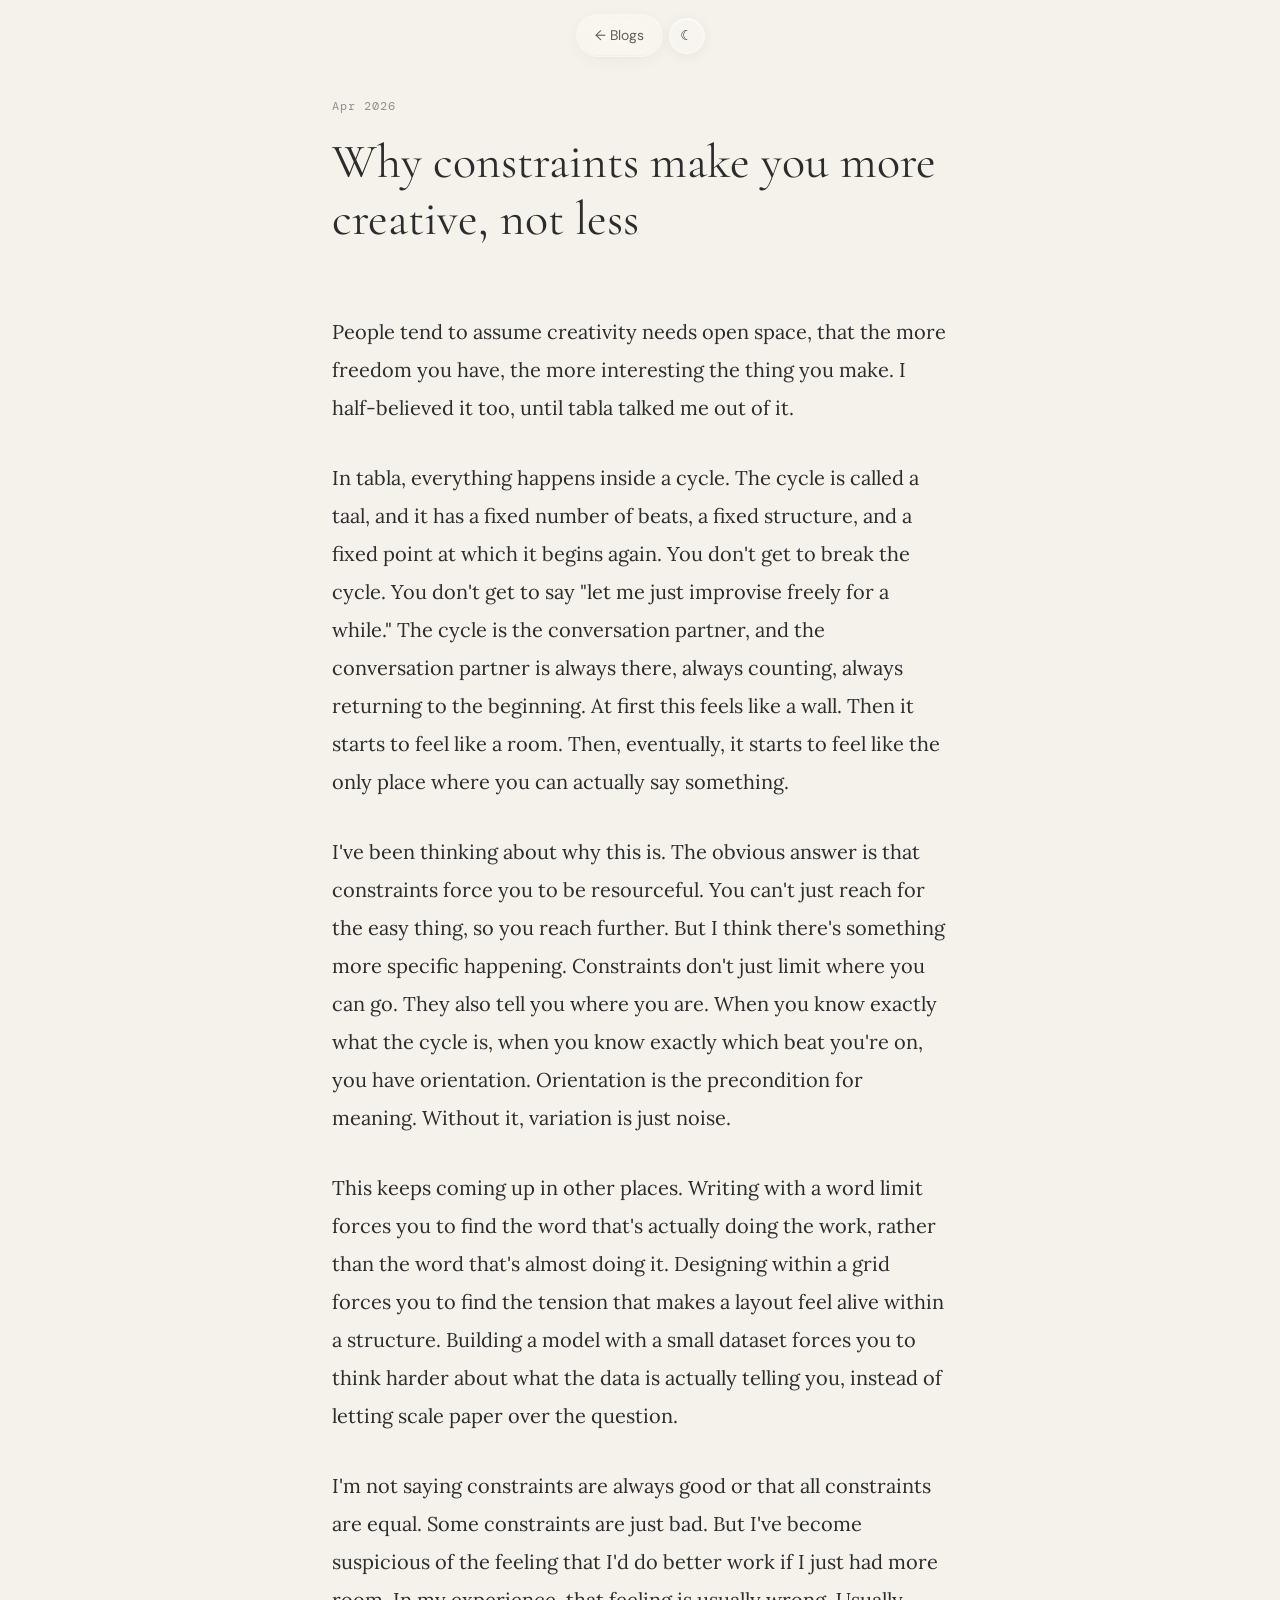
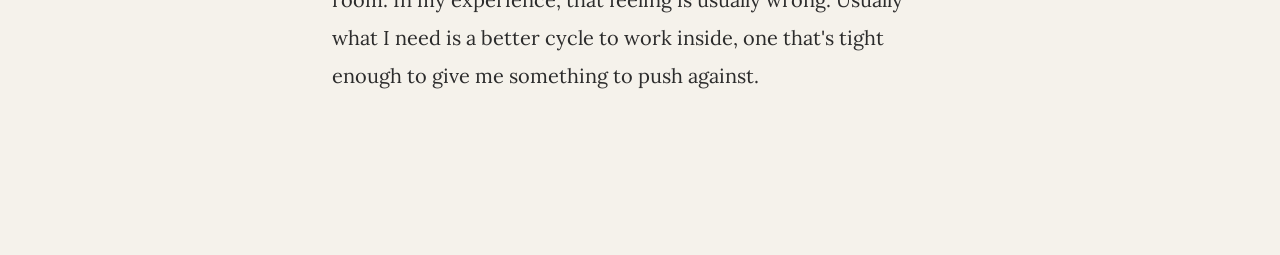
<file: notes/constraints.html>
<!DOCTYPE html>
<html lang="en">
<head>
  <meta charset="UTF-8" />
  <meta name="viewport" content="width=device-width, initial-scale=1.0" />
  <title>Why constraints make you more creative, not less · Ayush Kapileshwar</title>
  <meta name="description" content="A reflection on how constraints sharpen creative thinking." />

  <link rel="preconnect" href="https://fonts.googleapis.com" />
  <link rel="preconnect" href="https://fonts.gstatic.com" crossorigin />
  <link href="https://fonts.googleapis.com/css2?family=Cormorant+Garamond:ital,wght@0,300;0,400;1,300;1,400&family=DM+Mono:wght@400&family=DM+Sans:wght@400;500&family=Lora:ital,wght@0,400;1,400&display=swap" rel="stylesheet" />

  <link rel="stylesheet" href="../css/variables.css" />
  <link rel="stylesheet" href="../css/reset.css" />
  <link rel="stylesheet" href="../css/base.css" />
  <link rel="stylesheet" href="../css/components.css" />
  <link rel="stylesheet" href="../css/animations.css" />

  <script>
    (function () {
      var stored = localStorage.getItem('portfolio-theme');
      var theme = stored === 'dark' || stored === 'light'
        ? stored
        : (window.matchMedia && window.matchMedia('(prefers-color-scheme: dark)').matches ? 'dark' : 'light');
      document.documentElement.classList.add(theme);
    }());
  </script>
</head>
<body>

  <nav class="reading-nav" aria-label="Back to site">
    <a class="back-link" href="../index.html#notes">← Blogs</a>
    <button class="nav-theme-toggle" type="button" aria-label="Toggle dark mode">☾</button>
  </nav>

  <main class="reading-container">
    <div class="reading-meta">Apr 2026</div>
    <h1 class="reading-title">Why constraints make you more creative, not less</h1>

    <div class="reading-body">
      <p>People tend to assume creativity needs open space, that the more freedom you have, the more interesting the thing you make. I half-believed it too, until tabla talked me out of it.</p>

      <p>In tabla, everything happens inside a cycle. The cycle is called a taal, and it has a fixed number of beats, a fixed structure, and a fixed point at which it begins again. You don't get to break the cycle. You don't get to say "let me just improvise freely for a while." The cycle is the conversation partner, and the conversation partner is always there, always counting, always returning to the beginning. At first this feels like a wall. Then it starts to feel like a room. Then, eventually, it starts to feel like the only place where you can actually say something.</p>

      <p>I've been thinking about why this is. The obvious answer is that constraints force you to be resourceful. You can't just reach for the easy thing, so you reach further. But I think there's something more specific happening. Constraints don't just limit where you can go. They also tell you where you are. When you know exactly what the cycle is, when you know exactly which beat you're on, you have orientation. Orientation is the precondition for meaning. Without it, variation is just noise.</p>

      <p>This keeps coming up in other places. Writing with a word limit forces you to find the word that's actually doing the work, rather than the word that's almost doing it. Designing within a grid forces you to find the tension that makes a layout feel alive within a structure. Building a model with a small dataset forces you to think harder about what the data is actually telling you, instead of letting scale paper over the question.</p>

      <p>I'm not saying constraints are always good or that all constraints are equal. Some constraints are just bad. But I've become suspicious of the feeling that I'd do better work if I just had more room. In my experience, that feeling is usually wrong. Usually what I need is a better cycle to work inside, one that's tight enough to give me something to push against.</p>
    </div>
  </main>

  <script src="../js/theme.js" defer></script>

</body>
</html>
</file>
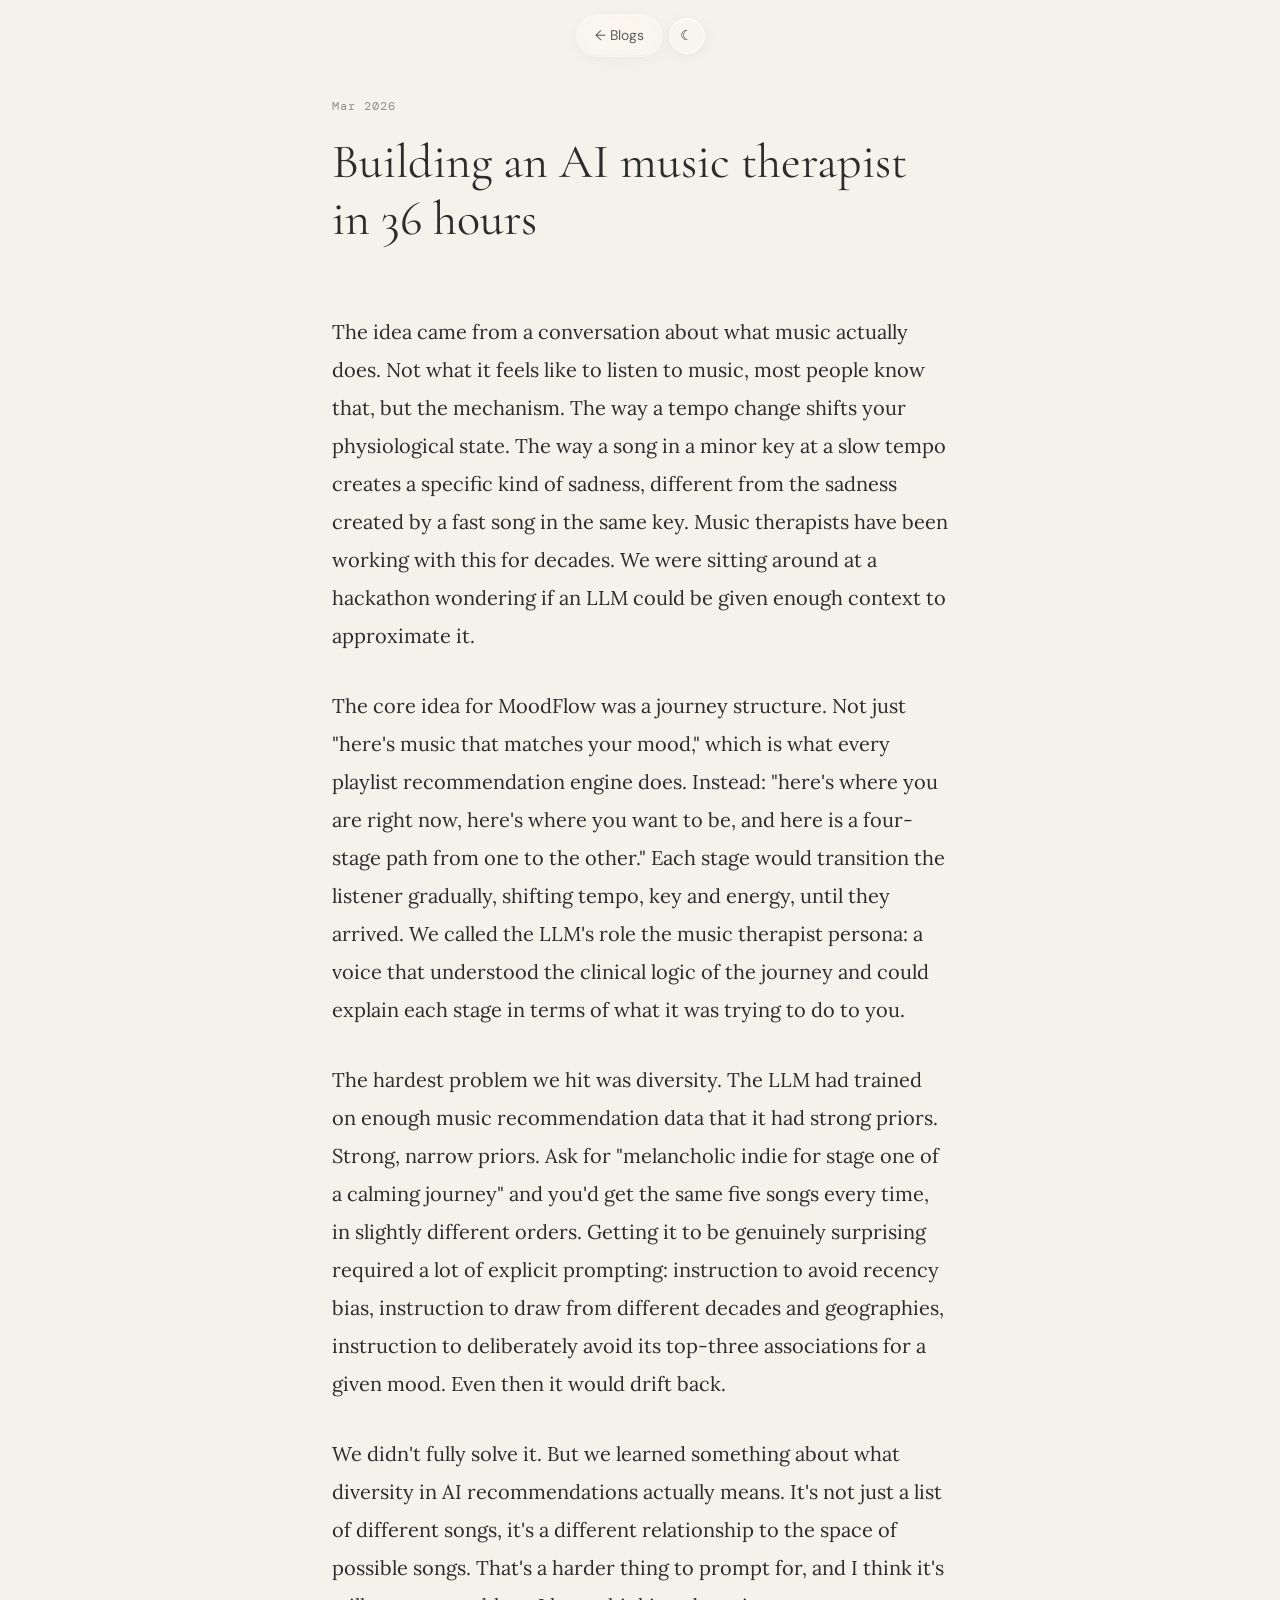
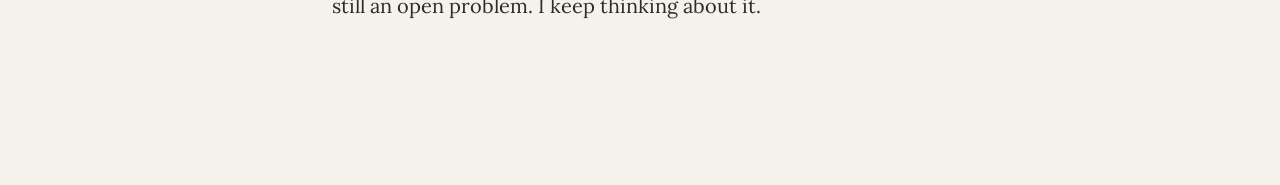
<file: notes/moodflow.html>
<!DOCTYPE html>
<html lang="en">
<head>
  <meta charset="UTF-8" />
  <meta name="viewport" content="width=device-width, initial-scale=1.0" />
  <title>Building an AI music therapist in 36 hours · Ayush Kapileshwar</title>
  <meta name="description" content="Notes from building MoodFlow at a hackathon." />

  <link rel="preconnect" href="https://fonts.googleapis.com" />
  <link rel="preconnect" href="https://fonts.gstatic.com" crossorigin />
  <link href="https://fonts.googleapis.com/css2?family=Cormorant+Garamond:ital,wght@0,300;0,400;1,300;1,400&family=DM+Mono:wght@400&family=DM+Sans:wght@400;500&family=Lora:ital,wght@0,400;1,400&display=swap" rel="stylesheet" />

  <link rel="stylesheet" href="../css/variables.css" />
  <link rel="stylesheet" href="../css/reset.css" />
  <link rel="stylesheet" href="../css/base.css" />
  <link rel="stylesheet" href="../css/components.css" />
  <link rel="stylesheet" href="../css/animations.css" />

  <script>
    (function () {
      var stored = localStorage.getItem('portfolio-theme');
      var theme = stored === 'dark' || stored === 'light'
        ? stored
        : (window.matchMedia && window.matchMedia('(prefers-color-scheme: dark)').matches ? 'dark' : 'light');
      document.documentElement.classList.add(theme);
    }());
  </script>
</head>
<body>

  <nav class="reading-nav" aria-label="Back to site">
    <a class="back-link" href="../index.html#notes">← Blogs</a>
    <button class="nav-theme-toggle" type="button" aria-label="Toggle dark mode">☾</button>
  </nav>

  <main class="reading-container">
    <div class="reading-meta">Mar 2026</div>
    <h1 class="reading-title">Building an AI music therapist in 36 hours</h1>

    <div class="reading-body">
      <p>The idea came from a conversation about what music actually does. Not what it feels like to listen to music, most people know that, but the mechanism. The way a tempo change shifts your physiological state. The way a song in a minor key at a slow tempo creates a specific kind of sadness, different from the sadness created by a fast song in the same key. Music therapists have been working with this for decades. We were sitting around at a hackathon wondering if an LLM could be given enough context to approximate it.</p>

      <p>The core idea for MoodFlow was a journey structure. Not just "here's music that matches your mood," which is what every playlist recommendation engine does. Instead: "here's where you are right now, here's where you want to be, and here is a four-stage path from one to the other." Each stage would transition the listener gradually, shifting tempo, key and energy, until they arrived. We called the LLM's role the music therapist persona: a voice that understood the clinical logic of the journey and could explain each stage in terms of what it was trying to do to you.</p>

      <p>The hardest problem we hit was diversity. The LLM had trained on enough music recommendation data that it had strong priors. Strong, narrow priors. Ask for "melancholic indie for stage one of a calming journey" and you'd get the same five songs every time, in slightly different orders. Getting it to be genuinely surprising required a lot of explicit prompting: instruction to avoid recency bias, instruction to draw from different decades and geographies, instruction to deliberately avoid its top-three associations for a given mood. Even then it would drift back.</p>

      <p>We didn't fully solve it. But we learned something about what diversity in AI recommendations actually means. It's not just a list of different songs, it's a different relationship to the space of possible songs. That's a harder thing to prompt for, and I think it's still an open problem. I keep thinking about it.</p>
    </div>
  </main>

  <script src="../js/theme.js" defer></script>

</body>
</html>
</file>
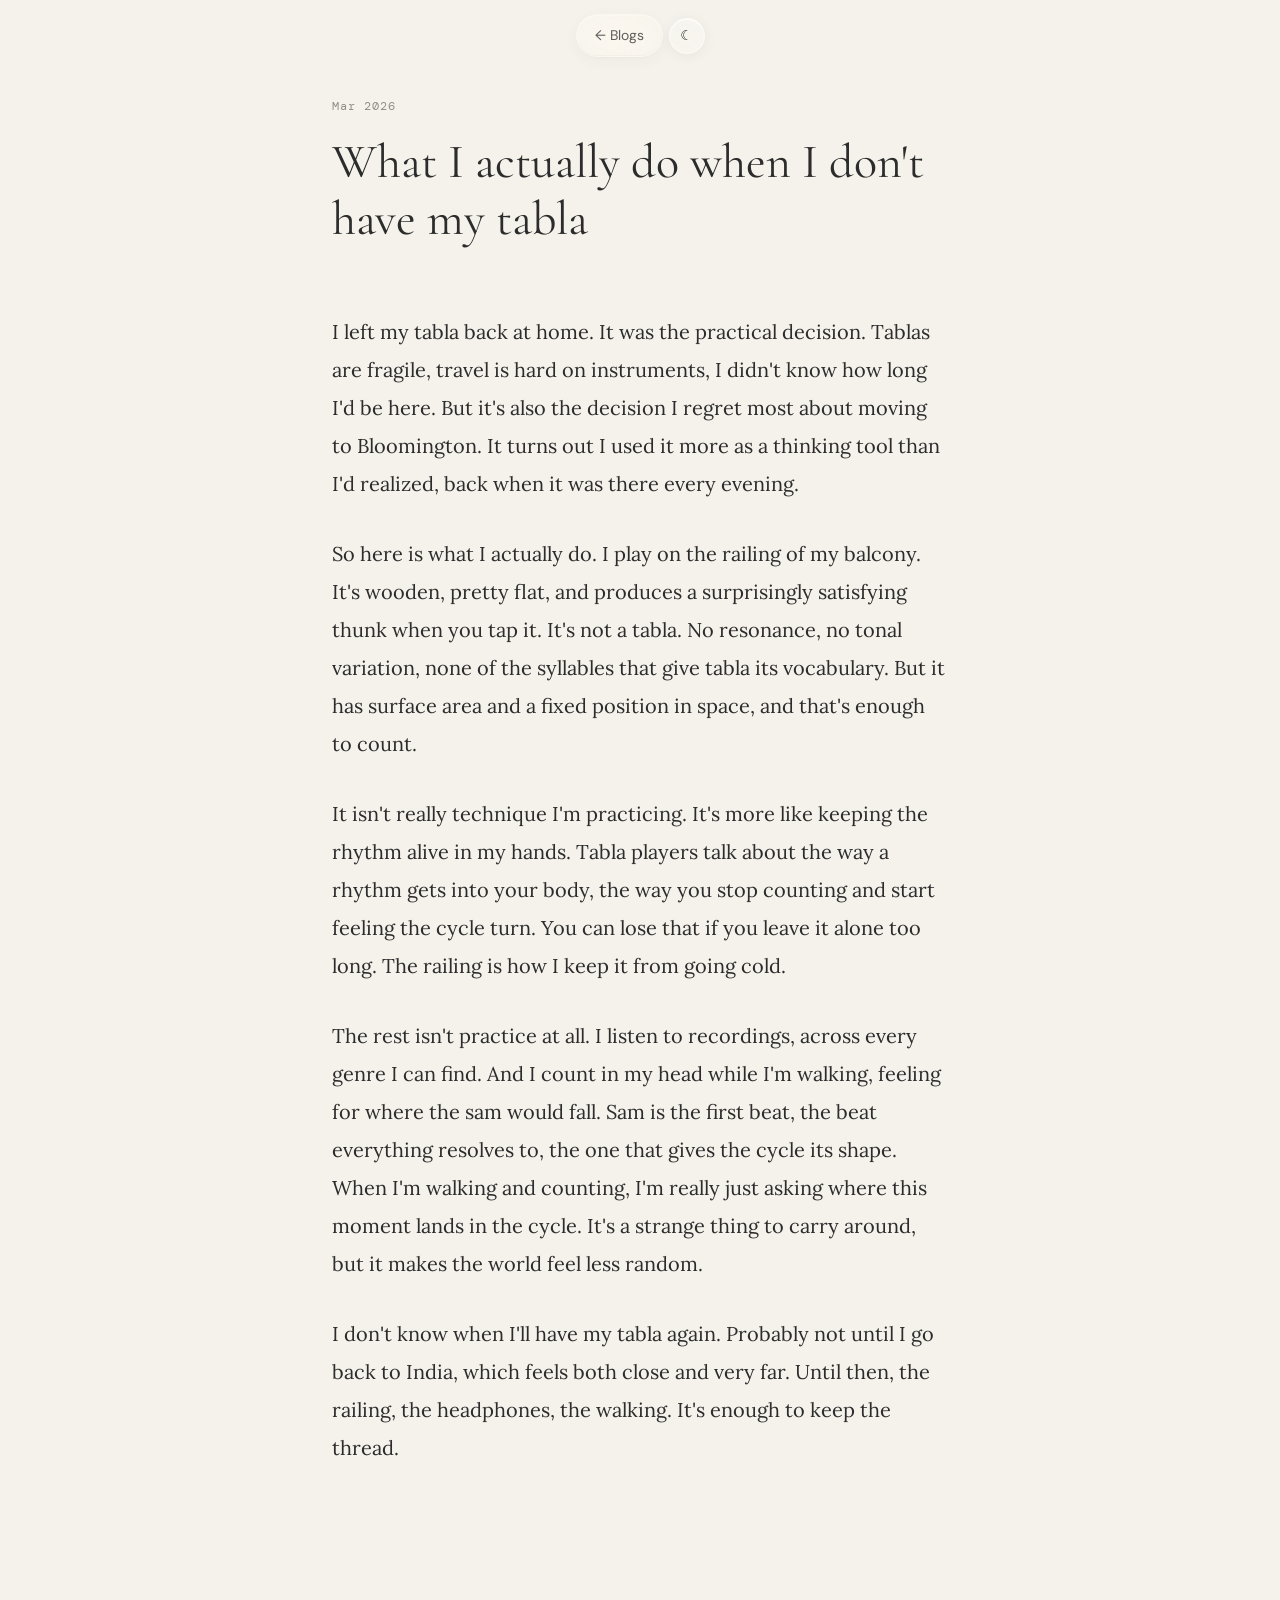
<file: notes/tabla.html>
<!DOCTYPE html>
<html lang="en">
<head>
  <meta charset="UTF-8" />
  <meta name="viewport" content="width=device-width, initial-scale=1.0" />
  <title>What I actually do when I don't have my tabla · Ayush Kapileshwar</title>
  <meta name="description" content="On keeping rhythm without an instrument." />

  <link rel="preconnect" href="https://fonts.googleapis.com" />
  <link rel="preconnect" href="https://fonts.gstatic.com" crossorigin />
  <link href="https://fonts.googleapis.com/css2?family=Cormorant+Garamond:ital,wght@0,300;0,400;1,300;1,400&family=DM+Mono:wght@400&family=DM+Sans:wght@400;500&family=Lora:ital,wght@0,400;1,400&display=swap" rel="stylesheet" />

  <link rel="stylesheet" href="../css/variables.css" />
  <link rel="stylesheet" href="../css/reset.css" />
  <link rel="stylesheet" href="../css/base.css" />
  <link rel="stylesheet" href="../css/components.css" />
  <link rel="stylesheet" href="../css/animations.css" />

  <script>
    (function () {
      var stored = localStorage.getItem('portfolio-theme');
      var theme = stored === 'dark' || stored === 'light'
        ? stored
        : (window.matchMedia && window.matchMedia('(prefers-color-scheme: dark)').matches ? 'dark' : 'light');
      document.documentElement.classList.add(theme);
    }());
  </script>
</head>
<body>

  <nav class="reading-nav" aria-label="Back to site">
    <a class="back-link" href="../index.html#notes">← Blogs</a>
    <button class="nav-theme-toggle" type="button" aria-label="Toggle dark mode">☾</button>
  </nav>

  <main class="reading-container">
    <div class="reading-meta">Mar 2026</div>
    <h1 class="reading-title">What I actually do when I don't have my tabla</h1>

    <div class="reading-body">
      <p>I left my tabla back at home. It was the practical decision. Tablas are fragile, travel is hard on instruments, I didn't know how long I'd be here. But it's also the decision I regret most about moving to Bloomington. It turns out I used it more as a thinking tool than I'd realized, back when it was there every evening.</p>

      <p>So here is what I actually do. I play on the railing of my balcony. It's wooden, pretty flat, and produces a surprisingly satisfying thunk when you tap it. It's not a tabla. No resonance, no tonal variation, none of the syllables that give tabla its vocabulary. But it has surface area and a fixed position in space, and that's enough to count.</p>

      <p>It isn't really technique I'm practicing. It's more like keeping the rhythm alive in my hands. Tabla players talk about the way a rhythm gets into your body, the way you stop counting and start feeling the cycle turn. You can lose that if you leave it alone too long. The railing is how I keep it from going cold.</p>

      <p>The rest isn't practice at all. I listen to recordings, across every genre I can find. And I count in my head while I'm walking, feeling for where the sam would fall. Sam is the first beat, the beat everything resolves to, the one that gives the cycle its shape. When I'm walking and counting, I'm really just asking where this moment lands in the cycle. It's a strange thing to carry around, but it makes the world feel less random.</p>

      <p>I don't know when I'll have my tabla again. Probably not until I go back to India, which feels both close and very far. Until then, the railing, the headphones, the walking. It's enough to keep the thread.</p>
    </div>
  </main>

  <script src="../js/theme.js" defer></script>

</body>
</html>
</file>
<file: css/variables.css>
/* ============================================================
   VARIABLES — Color tokens, typography, spacing
   ============================================================ */

/* Light Mode (default) */
html,
html.light {
  --color-bg: #F5F2EB;
  --color-text: #2C2C2C;
  --color-purple: #7C3AED;
  --color-accent: #F97316;
  --color-teal: #0D9488;
  --color-rose: #E11D48;
  --color-sky: #0EA5E9;
  --color-border: #D2CCC2;
  --color-bg-nav: rgba(245, 242, 235, 0.85);
  --color-bg-raw: 245, 242, 235;
  --color-text-raw: 44, 44, 44;

  /* Frosted-glass surfaces (cards, list rows).
     Light mode needs a dark hairline — a white border on cream is invisible. */
  --glass-bg: linear-gradient(135deg, rgba(255, 255, 255, 0.58) 0%, rgba(255, 255, 255, 0.28) 100%);
  --glass-bg-hover: linear-gradient(135deg, rgba(255, 255, 255, 0.80) 0%, rgba(255, 255, 255, 0.45) 100%);
  --glass-border: rgba(44, 44, 44, 0.10);
  --glass-border-hover: rgba(44, 44, 44, 0.18);
  --glass-shadow: 0 2px 12px rgba(0, 0, 0, 0.05);
  --glass-shadow-hover: 0 6px 24px rgba(0, 0, 0, 0.09);

  /* Carousel controls — must read against both the page and a photo */
  --dot: rgba(44, 44, 44, 0.28);
  --dot-active: rgba(44, 44, 44, 0.78);
}

/* Dark Mode */
html.dark {
  --color-bg: #141616;
  --color-text: #E8E4DC;
  --color-purple: #A78BFA;
  --color-accent: #FACC15;
  --color-teal: #2DD4BF;
  --color-rose: #FB7185;
  --color-sky: #38BDF8;
  --color-border: #313434;
  --color-bg-nav: rgba(20, 22, 22, 0.85);
  --color-bg-raw: 20, 22, 22;
  --color-text-raw: 232, 228, 220;

  --glass-bg: linear-gradient(135deg, rgba(255, 255, 255, 0.05) 0%, rgba(255, 255, 255, 0.015) 100%);
  --glass-bg-hover: linear-gradient(135deg, rgba(255, 255, 255, 0.085) 0%, rgba(255, 255, 255, 0.03) 100%);
  --glass-border: rgba(255, 255, 255, 0.09);
  --glass-border-hover: rgba(255, 255, 255, 0.16);
  --glass-shadow: 0 4px 20px rgba(0, 0, 0, 0.20);
  --glass-shadow-hover: 0 6px 28px rgba(0, 0, 0, 0.30);

  --dot: rgba(232, 228, 220, 0.30);
  --dot-active: rgba(232, 228, 220, 0.85);
}

/* Typography tokens */
:root {
  --font-display: 'Cormorant Garamond', Georgia, serif;
  --font-body: 'DM Sans', system-ui, sans-serif;
  --font-caption: 'Lora', Georgia, serif;
  --font-mono: 'DM Mono', 'Courier New', monospace;

  /* Layout grid — every section shares one outer measure so headings and
     content keep the same left edge all the way down the page. Prose is
     capped narrower *inside* that shell rather than given its own width. */
  --measure: 1040px;      /* section shell: headings, cards, chip grids */
  --measure-prose: 720px; /* reading column inside the shell */
  --gutter: 32px;

  /* Spacing — 8-point grid */
  --space-xs: 8px;
  --space-sm: 16px;
  --space-md: 32px;
  --space-lg: 64px;
  --space-xl: 128px;

  /* Transitions */
  --transition-theme: background-color 0.4s ease, color 0.4s ease;
  --transition-fast: 0.2s ease;
  --transition-reveal: 0.6s ease;
}
</file>
<file: css/base.css>
/* ============================================================
   BASE — Global typography and body styles
   ============================================================ */

*,
*::before,
*::after {
  -webkit-font-smoothing: antialiased;
  -moz-osx-font-smoothing: grayscale;
}

/* Dark mode: reinforce smoothing + stabilise thin display strokes */
html.dark body {
  -webkit-font-smoothing: antialiased;
  -moz-osx-font-smoothing: grayscale;
  text-rendering: optimizeLegibility;
}

html.dark .section-heading,
html.dark .landing-name,
html.dark .pillar-title,
html.dark .reading-title,
html.dark .contact-quote {
  font-weight: 400;
  letter-spacing: 0.01em;
}

body {
  font-family: var(--font-body);
  font-size: 18px;
  font-weight: 400;
  line-height: 1.8;
  background-color: var(--color-bg);
  color: var(--color-text);
  transition: var(--transition-theme);
}

/* Headings */
h1,
h2,
h3 {
  font-family: var(--font-display);
  line-height: 1.2;
  font-weight: 400;
}

/* Section headings */
.section-heading {
  font-family: var(--font-display);
  /* Fluid so headings stay proportionate between phone and large desktop */
  font-size: clamp(32px, 3.6vw, 50px);
  font-weight: 400;
  line-height: 1.15;
  letter-spacing: -0.005em;
  color: var(--color-text);
}

/* Section number */
.section-number {
  font-family: var(--font-mono);
  font-size: 13px;
  font-weight: 400;
  color: var(--color-purple);
  letter-spacing: 0.08em;
  text-transform: uppercase;
}

/* Body text */
p {
  font-family: var(--font-body);
  font-size: 18px;
  font-weight: 400;
  line-height: 1.8;
  color: var(--color-text);
}

/* Captions */
.caption {
  font-family: var(--font-caption);
  font-style: italic;
  font-size: 14px;
  line-height: 1.6;
  color: var(--color-text);
  opacity: 0.7;
}

/* Tags / labels */
.tag,
.tags {
  font-family: var(--font-mono);
  font-size: 12px;
  font-weight: 400;
  letter-spacing: 0.1em;
  color: var(--color-text);
}

/* Content container — shares the page measure so its heading lines up with
   every other section; the prose inside is capped narrower for readability. */
.content-col {
  max-width: var(--measure);
  width: 100%;
  margin: 0 auto;
}

.content-col .about-text {
  max-width: var(--measure-prose);
}

/* Cursor pointer for all interactive elements */
button,
a,
[role="button"] {
  cursor: pointer;
}

/* Focus visible styles */
:focus-visible {
  outline: 2px solid var(--color-purple);
  outline-offset: 2px;
}

/* Mobile typography reductions */
@media (max-width: 767px) {
  body {
    font-size: 16px;
  }

  p {
    font-size: 16px;
  }
}
</file>
<file: css/components.css>
/* ============================================================
   COMPONENTS — Nav, toggle, cards, notes list
   ============================================================ */
 
/* ── Sticky Navigation — Separate Floating Glass Pills ── */
#sticky-nav {
  position: fixed;
  top: 14px;
  left: 0;
  right: 0;
  z-index: 100;
  display: flex;
  align-items: center;
  justify-content: center;
  gap: 6px;
  padding: 0 24px;
  height: auto;
 
  background: none;
  border: none;
  box-shadow: none;
 
  opacity: 0;
  pointer-events: none;
  transition: opacity 0.5s cubic-bezier(0.4, 0, 0.2, 1);
}
 
#sticky-nav.visible {
  opacity: 1;
  pointer-events: all;
}

/* ═══════════════════════════════════════════════════
   HOME / NAME PILL
   ═══════════════════════════════════════════════════ */
.nav-name {
  font-family: var(--font-display);
  font-size: 20px;
  font-weight: 400;
  color: var(--color-text);
  text-decoration: none;
  letter-spacing: 0.01em;
  display: flex;
  align-items: center;
  justify-content: center;
  position: relative;
  padding: 8px 14px;
  border-radius: 980px;
  margin-right: 4px;

  /* Light-mode frosted glass */
  background: rgba(255, 255, 255, 0.22);
  backdrop-filter: blur(48px) saturate(2.2) brightness(1.06);
  -webkit-backdrop-filter: blur(48px) saturate(2.2) brightness(1.06);
  border: 1px solid rgba(255, 255, 255, 0.45);
  box-shadow:
    0 2px 16px rgba(0, 0, 0, 0.07),
    0 1px 3px rgba(0, 0, 0, 0.04),
    inset 0 1px 0 rgba(255, 255, 255, 0.70),
    inset 0 -1px 0 rgba(255, 255, 255, 0.12);
  transition: transform 0.3s cubic-bezier(0.4, 0, 0.2, 1), box-shadow 0.3s ease;
}

.nav-name::before {
  content: '';
  position: absolute;
  inset: 0;
  border-radius: 980px;
  background: linear-gradient(170deg, rgba(255,255,255,0.55) 0%, rgba(255,255,255,0.10) 40%, transparent 70%);
  pointer-events: none;
}

.nav-name:hover {
  transform: scale(1.07) translateY(-1px);
  box-shadow:
    0 8px 32px rgba(0, 0, 0, 0.14),
    0 2px 8px rgba(0, 0, 0, 0.08),
    inset 0 1.5px 0 rgba(255, 255, 255, 0.90),
    inset 0 -1px 0 rgba(255, 255, 255, 0.25);
}

/* ── Dark mode ── */
html.dark .nav-name {
  background: rgba(255, 255, 255, 0.07);
  border-color: rgba(255, 255, 255, 0.14);
  box-shadow:
    0 4px 24px rgba(0, 0, 0, 0.40),
    0 1px 4px rgba(0, 0, 0, 0.25),
    inset 0 1px 0 rgba(255, 255, 255, 0.18),
    inset 0 -1px 0 rgba(0, 0, 0, 0.10);
  backdrop-filter: blur(48px) saturate(1.8) brightness(1.04);
  -webkit-backdrop-filter: blur(48px) saturate(1.8) brightness(1.04);
}

html.dark .nav-name::before {
  background: linear-gradient(170deg, rgba(255,255,255,0.12) 0%, rgba(255,255,255,0.02) 45%, transparent 70%);
}

html.dark .nav-name:hover {
  background: rgba(255, 255, 255, 0.11);
  border-color: rgba(255, 255, 255, 0.22);
  box-shadow:
    0 8px 36px rgba(0, 0, 0, 0.48),
    0 2px 8px rgba(0, 0, 0, 0.28),
    inset 0 1px 0 rgba(255, 255, 255, 0.26),
    inset 0 -1px 0 rgba(0, 0, 0, 0.12);
}

.nav-home-icon {
  display: block;
  width: 18px;
  height: 18px;
  color: var(--color-text);
  opacity: 0.7;
  transition: opacity var(--transition-fast);
}

.nav-name:hover .nav-home-icon {
  opacity: 1;
}

/* ═══════════════════════════════════════════════════
   NAV LINKS — frosted glass pills
   ═══════════════════════════════════════════════════ */
.nav-links {
  display: flex;
  align-items: center;
  gap: 5px;
}

.nav-links a {
  font-family: var(--font-body);
  font-size: 13px;
  color: var(--color-text);
  text-decoration: none;
  opacity: 0.82;
  padding: 8px 16px;
  border-radius: 980px;
  position: relative;
  isolation: isolate;
  white-space: nowrap;

  /* Light-mode frosted glass */
  background: rgba(255, 255, 255, 0.20);
  backdrop-filter: blur(48px) saturate(2.2) brightness(1.06);
  -webkit-backdrop-filter: blur(48px) saturate(2.2) brightness(1.06);
  border: 1px solid rgba(255, 255, 255, 0.42);
  box-shadow:
    0 2px 14px rgba(0, 0, 0, 0.06),
    0 1px 3px rgba(0, 0, 0, 0.04),
    inset 0 1px 0 rgba(255, 255, 255, 0.65),
    inset 0 -1px 0 rgba(255, 255, 255, 0.10);

  transition: all 0.3s cubic-bezier(0.4, 0, 0.2, 1);
}

.nav-links a::before {
  content: '';
  position: absolute;
  inset: 0;
  border-radius: 980px;
  pointer-events: none;
  background: linear-gradient(170deg, rgba(255,255,255,0.50) 0%, rgba(255,255,255,0.08) 40%, transparent 65%);
  z-index: 1;
}

.nav-links a:hover,
.nav-links a.active {
  opacity: 1;
  transform: scale(1.06) translateY(-2px);
  background: rgba(255, 255, 255, 0.32);
  box-shadow:
    0 6px 28px rgba(0, 0, 0, 0.10),
    0 2px 6px rgba(0, 0, 0, 0.06),
    inset 0 1px 0 rgba(255, 255, 255, 0.80),
    inset 0 -1px 0 rgba(255, 255, 255, 0.15);
}

/* Per-link accent tint on hover. Each link gets its own colour — 7 and 8 were
   both sky, which made Gallery and Contact look like the same item. */
.nav-links a:nth-child(1):hover, .nav-links a:nth-child(1).active { color: var(--color-text); }
.nav-links a:nth-child(2):hover, .nav-links a:nth-child(2).active { color: var(--color-purple); }
.nav-links a:nth-child(3):hover, .nav-links a:nth-child(3).active { color: var(--color-accent); }
.nav-links a:nth-child(4):hover, .nav-links a:nth-child(4).active { color: var(--color-rose); }
.nav-links a:nth-child(5):hover, .nav-links a:nth-child(5).active { color: var(--color-purple); }
.nav-links a:nth-child(6):hover, .nav-links a:nth-child(6).active { color: var(--color-teal); }
.nav-links a:nth-child(7):hover, .nav-links a:nth-child(7).active { color: var(--color-sky); }
.nav-links a:nth-child(8):hover, .nav-links a:nth-child(8).active { color: var(--color-rose); }

/* ── Dark mode ── */
html.dark .nav-links a {
  background: rgba(255, 255, 255, 0.06);
  border-color: rgba(255, 255, 255, 0.12);
  box-shadow:
    0 2px 14px rgba(0, 0, 0, 0.35),
    0 1px 3px rgba(0, 0, 0, 0.20),
    inset 0 1px 0 rgba(255, 255, 255, 0.14),
    inset 0 -1px 0 rgba(0, 0, 0, 0.08);
  backdrop-filter: blur(48px) saturate(1.8) brightness(1.04);
  -webkit-backdrop-filter: blur(48px) saturate(1.8) brightness(1.04);
}

html.dark .nav-links a::before {
  background: linear-gradient(170deg, rgba(255,255,255,0.10) 0%, rgba(255,255,255,0.02) 45%, transparent 65%);
}

html.dark .nav-links a:hover,
html.dark .nav-links a.active {
  background: rgba(255, 255, 255, 0.10);
  border-color: rgba(255, 255, 255, 0.20);
  box-shadow:
    0 6px 28px rgba(0, 0, 0, 0.45),
    0 2px 6px rgba(0, 0, 0, 0.25),
    inset 0 1px 0 rgba(255, 255, 255, 0.22),
    inset 0 -1px 0 rgba(0, 0, 0, 0.10);
}
 
/* ═══════════════════════════════════════════════════
   NAV RIGHT — clock + theme toggle
   ═══════════════════════════════════════════════════ */
.nav-right {
  display: flex;
  align-items: center;
  gap: 5px;
  margin-left: 4px;
}
 
/* ── Theme Toggle ── */
@keyframes togglePop {
  0% { transform: rotate(0deg) scale(1); }
  40% { transform: rotate(180deg) scale(1.3); }
  70% { transform: rotate(300deg) scale(0.9); }
  100% { transform: rotate(360deg) scale(1); }
}
 
.theme-toggle.animating,
.nav-theme-toggle.animating {
  animation: togglePop 0.5s cubic-bezier(0.34, 1.56, 0.64, 1);
}
 
.theme-toggle {
  position: fixed;
  top: var(--space-sm);
  right: var(--space-md);
  z-index: 200;
  border: 1px solid var(--color-border);
  color: var(--color-text);
  width: 36px;
  height: 36px;
  border-radius: 50%;
  display: flex;
  align-items: center;
  justify-content: center;
  cursor: pointer;
  font-size: 16px;
  transition: border-color var(--transition-fast), opacity 0.4s ease;
  background-color: var(--color-bg);
  opacity: 0.85;
}

.theme-toggle:hover {
  opacity: 1;
}

/* Once the nav's own toggle takes over, take this one out entirely —
   at opacity 0 it stayed clickable and in the tab order. */
.theme-toggle.is-hidden {
  opacity: 0;
  pointer-events: none;
  visibility: hidden;
}

/* Nav toggle — frosted glass circle */
.nav-theme-toggle {
  position: static;
  color: var(--color-text);
  width: 36px;
  height: 36px;
  border-radius: 50%;
  display: flex;
  align-items: center;
  justify-content: center;
  cursor: pointer;
  font-size: 14px;
  background: rgba(255, 255, 255, 0.20);
  backdrop-filter: blur(48px) saturate(2.2) brightness(1.06);
  -webkit-backdrop-filter: blur(48px) saturate(2.2) brightness(1.06);
  border: 1px solid rgba(255, 255, 255, 0.42);
  box-shadow:
    0 2px 14px rgba(0, 0, 0, 0.06),
    inset 0 1px 0 rgba(255, 255, 255, 0.65),
    inset 0 -1px 0 rgba(255, 255, 255, 0.10);
  transition: transform 0.3s cubic-bezier(0.4, 0, 0.2, 1), box-shadow 0.3s ease;
}

.nav-theme-toggle:hover {
  transform: scale(1.1) translateY(-1px);
  background: rgba(255, 255, 255, 0.32);
  box-shadow:
    0 6px 24px rgba(0, 0, 0, 0.10),
    inset 0 1px 0 rgba(255, 255, 255, 0.80);
}

html.dark .nav-theme-toggle {
  background: rgba(255, 255, 255, 0.06);
  border-color: rgba(255, 255, 255, 0.12);
  box-shadow:
    0 2px 14px rgba(0, 0, 0, 0.35),
    inset 0 1px 0 rgba(255, 255, 255, 0.14),
    inset 0 -1px 0 rgba(0, 0, 0, 0.08);
  backdrop-filter: blur(48px) saturate(1.8) brightness(1.04);
  -webkit-backdrop-filter: blur(48px) saturate(1.8) brightness(1.04);
}

html.dark .nav-theme-toggle:hover {
  background: rgba(255, 255, 255, 0.10);
  border-color: rgba(255, 255, 255, 0.20);
  box-shadow:
    0 6px 28px rgba(0, 0, 0, 0.45),
    inset 0 1px 0 rgba(255, 255, 255, 0.22);
}
 
/* ── Notes Reading View Components ── */
.reading-nav {
  position: fixed;
  top: 14px;
  left: 0;
  right: 0;
  z-index: 100;
  display: flex;
  align-items: center;
  justify-content: center;
  gap: 6px;
  padding: 0 24px;
  height: auto;
 
  background: none;
  border: none;
  box-shadow: none;
}
 
.back-link {
  font-family: var(--font-body);
  font-size: 14px;
  color: var(--color-text);
  text-decoration: none;
  opacity: 0.75;
  padding: 8px 18px;
  border-radius: 980px;
  position: relative;
 
  background: linear-gradient(
    135deg,
    rgba(255, 255, 255, 0.18) 0%,
    rgba(255, 255, 255, 0.06) 50%,
    rgba(255, 255, 255, 0.12) 100%
  );
  backdrop-filter: blur(20px) saturate(1.5) brightness(1.04);
  -webkit-backdrop-filter: blur(20px) saturate(1.5) brightness(1.04);
  border: 1px solid rgba(255, 255, 255, 0.22);
  box-shadow:
    0 4px 20px rgba(0, 0, 0, 0.05),
    0 1px 3px rgba(0, 0, 0, 0.03),
    inset 0 1px 0 rgba(255, 255, 255, 0.3),
    inset 0 -1px 0 rgba(0, 0, 0, 0.03);
  transition: transform 0.3s cubic-bezier(0.4, 0, 0.2, 1),
              box-shadow 0.3s ease,
              opacity var(--transition-fast);
}
 
.back-link:hover {
  opacity: 1;
  transform: scale(1.05) translateY(-1px);
  box-shadow:
    0 6px 24px rgba(0, 0, 0, 0.08),
    0 2px 6px rgba(0, 0, 0, 0.04),
    inset 0 1px 0 rgba(255, 255, 255, 0.35);
}
 
html.dark .back-link {
  background: rgba(255, 255, 255, 0.14);
  border-color: rgba(255, 255, 255, 0.25);
  box-shadow:
    0 5px 24px rgba(0, 0, 0, 0.40),
    0 1px 3px rgba(0, 0, 0, 0.25),
    inset 0 2px 0 rgba(255, 255, 255, 0.35),
    inset 0 -1px 0 rgba(255, 255, 255, 0.06);
  backdrop-filter: blur(60px) saturate(1.8) brightness(1.1);
  -webkit-backdrop-filter: blur(60px) saturate(1.8) brightness(1.1);
}

html.dark .back-link:hover {
  background: rgba(255, 255, 255, 0.22);
  border-color: rgba(255, 255, 255, 0.35);
  box-shadow:
    0 10px 40px rgba(0, 0, 0, 0.50),
    0 2px 6px rgba(0, 0, 0, 0.30),
    inset 0 2px 0 rgba(255, 255, 255, 0.50),
    inset 0 -1px 0 rgba(255, 255, 255, 0.10);
}
 
.reading-container {
  max-width: 680px;
  margin: 0 auto;
  padding: 96px var(--space-md) var(--space-xl);
}
 
.reading-meta {
  font-family: var(--font-mono);
  font-size: 12px;
  color: var(--color-text);
  opacity: 0.5;
  margin-bottom: var(--space-sm);
  letter-spacing: 0.08em;
}
 
.reading-title {
  font-family: var(--font-display);
  font-size: 48px;
  font-weight: 400;
  line-height: 1.2;
  color: var(--color-text);
  margin-bottom: var(--space-lg);
}
 
.reading-body {
  font-family: var(--font-caption);
  font-size: 20px;
  line-height: 1.9;
  color: var(--color-text);
}
 
.reading-body p {
  font-family: var(--font-caption);
  font-size: 20px;
  line-height: 1.9;
  margin-bottom: var(--space-md);
}
 
/* ── Hamburger button ── */
.nav-hamburger {
  display: none;
  flex-direction: column;
  justify-content: center;
  align-items: center;
  gap: 5px;
  width: 36px;
  height: 36px;
  border-radius: 50%;
  cursor: pointer;
  background: linear-gradient(135deg, rgba(255,255,255,0.18) 0%, rgba(255,255,255,0.06) 50%, rgba(255,255,255,0.12) 100%);
  backdrop-filter: blur(20px) saturate(1.5) brightness(1.04);
  -webkit-backdrop-filter: blur(20px) saturate(1.5) brightness(1.04);
  border: 1px solid rgba(255,255,255,0.22);
  box-shadow: 0 4px 20px rgba(0,0,0,0.05), inset 0 1px 0 rgba(255,255,255,0.3);
  transition: transform 0.2s ease;
}

html.dark .nav-hamburger {
  background: rgba(255, 255, 255, 0.14);
  border-color: rgba(255, 255, 255, 0.25);
  box-shadow:
    0 4px 22px rgba(0, 0, 0, 0.40),
    inset 0 2px 0 rgba(255, 255, 255, 0.35),
    inset 0 -1px 0 rgba(255, 255, 255, 0.06);
  backdrop-filter: blur(60px) saturate(1.8) brightness(1.1);
  -webkit-backdrop-filter: blur(60px) saturate(1.8) brightness(1.1);
}

.nav-hamburger span {
  display: block;
  width: 16px;
  height: 1.5px;
  background: var(--color-text);
  border-radius: 2px;
  transition: transform 0.3s ease, opacity 0.3s ease;
  transform-origin: center;
}

.nav-hamburger.open span:nth-child(1) { transform: translateY(6.5px) rotate(45deg); }
.nav-hamburger.open span:nth-child(2) { opacity: 0; }
.nav-hamburger.open span:nth-child(3) { transform: translateY(-6.5px) rotate(-45deg); }

/* ── Mobile nav drawer ──
   Kept in the layout and hidden with visibility rather than display:none, so
   the open/close actually transitions. visibility:hidden also keeps the links
   out of the tab order while it's closed. */
.mobile-nav-drawer {
  display: flex;
  visibility: hidden;
  position: fixed;
  top: 64px;
  left: 50%;
  transform: translateX(-50%);
  z-index: 99;
  flex-direction: column;
  align-items: center;
  gap: 6px;
  padding: 12px;
  border-radius: 18px;
  background: rgba(20, 22, 22, 0.82);
  backdrop-filter: blur(24px) saturate(1.4);
  -webkit-backdrop-filter: blur(24px) saturate(1.4);
  border: 1px solid rgba(255,255,255,0.1);
  box-shadow: 0 8px 32px rgba(0,0,0,0.3);
  min-width: 200px;
  max-height: calc(100vh - 96px);
  overflow-y: auto;
  opacity: 0;
  pointer-events: none;
  transition: opacity 0.2s ease, transform 0.2s ease, visibility 0.2s;
  transform: translateX(-50%) translateY(-6px);
}

/* Never reachable on desktop, where .nav-links is used instead */
@media (min-width: 768px) {
  .mobile-nav-drawer {
    display: none;
  }
}

/* Match the page's warm cream rather than a neutral grey */
html.light .mobile-nav-drawer {
  background: rgba(245, 242, 235, 0.94);
  border-color: rgba(44, 44, 44, 0.10);
  box-shadow: 0 8px 32px rgba(0,0,0,0.12);
}

.mobile-nav-drawer.open {
  visibility: visible;
  opacity: 1;
  pointer-events: auto;
  transform: translateX(-50%) translateY(0);
}

.mobile-nav-link {
  font-family: var(--font-body);
  font-size: 14px;
  color: var(--color-text);
  text-decoration: none;
  opacity: 0.8;
  padding: 9px 28px;
  border-radius: 980px;
  width: 100%;
  text-align: center;
  transition: background 0.2s, opacity 0.2s;
}

.mobile-nav-link:hover,
.mobile-nav-link:active,
.mobile-nav-link:focus-visible {
  opacity: 1;
  background: rgba(124, 58, 237, 0.12);
}

/* ── Medium screens — shrink the pills before the row can overflow ── */
@media (max-width: 1180px) and (min-width: 768px) {
  .nav-links a {
    font-size: 12px;
    padding: 7px 11px;
  }

  .clock-nav {
    display: none;
  }
}

@media (max-width: 920px) and (min-width: 768px) {
  #sticky-nav {
    padding: 0 12px;
  }

  .nav-links {
    gap: 3px;
  }

  .nav-links a {
    font-size: 11px;
    padding: 6px 9px;
  }

  .nav-name {
    padding: 6px 10px;
    margin-right: 2px;
  }

  .nav-theme-toggle {
    width: 30px;
    height: 30px;
    font-size: 12px;
  }
}

/* ── Mobile ── */
@media (max-width: 767px) {
  /* Home on the left, controls on the right — centred they bunched up
     in the middle of the bar with dead space either side. */
  #sticky-nav {
    justify-content: space-between;
    padding: 0 16px;
  }

  .nav-links {
    display: none;
  }

  .nav-hamburger {
    display: flex;
  }

  .clock-nav {
    display: none;
  }

  .nav-name {
    font-size: 17px;
    margin-right: 0;
    padding: 13px 16px;
  }

  .nav-right {
    gap: 8px;
    margin-left: 0;
  }

  /* 44px minimum tap targets */
  .nav-theme-toggle,
  .nav-hamburger {
    width: 44px;
    height: 44px;
  }

  /* The fixed toggle sat at right:32px, which put it directly on top of both
     nav controls during the crossfade as the nav faded in. Align it to the
     same gutter so it swaps cleanly with the nav row instead. */
  .theme-toggle {
    top: 14px;
    right: var(--space-sm);
    width: 44px;
    height: 44px;
  }

  .mobile-nav-drawer {
    top: 70px;
  }

  .mobile-nav-link {
    font-size: 15px;
    padding: 11px 28px;
  }

  .reading-title {
    font-size: 32px;
  }

  .reading-body,
  .reading-body p {
    font-size: 18px;
  }

  .reading-container {
    padding: 88px var(--space-sm) var(--space-lg);
  }

  .back-link {
    padding: 11px 20px;
  }
}

/* Very narrow phones — keep the drawer inside the viewport */
@media (max-width: 380px) {
  .mobile-nav-drawer {
    min-width: 0;
    width: calc(100vw - 32px);
  }
}
 
/* ── Pre-scroll Clock (fixed, top-right) ── */
.clock-fixed {
  position: fixed;
  top: 20px;
  right: 76px;
  z-index: 200;
  font-family: var(--font-mono);
  font-size: 12px;
  color: var(--color-text);
  opacity: 0.7;
  letter-spacing: 0.05em;
  pointer-events: none;
  transition: opacity 0.3s ease;
}
 
.clock-fixed.hidden {
  opacity: 0;
}
 
/* ── Nav Clock — glass pill ── */
.clock-nav {
  font-family: var(--font-mono);
  font-size: 11px;
  color: var(--color-text);
  opacity: 0.75;
  letter-spacing: 0.05em;
  padding: 8px 14px;
  border-radius: 980px;
 
  background: linear-gradient(
    135deg,
    rgba(255, 255, 255, 0.15) 0%,
    rgba(255, 255, 255, 0.05) 50%,
    rgba(255, 255, 255, 0.10) 100%
  );
  backdrop-filter: blur(20px) saturate(1.5) brightness(1.04);
  -webkit-backdrop-filter: blur(20px) saturate(1.5) brightness(1.04);
  border: 1px solid rgba(255, 255, 255, 0.18);
  box-shadow:
    0 4px 20px rgba(0, 0, 0, 0.04),
    0 1px 3px rgba(0, 0, 0, 0.02),
    inset 0 1px 0 rgba(255, 255, 255, 0.25),
    inset 0 -1px 0 rgba(0, 0, 0, 0.02);
}
 
html.dark .clock-nav {
  background: rgba(255, 255, 255, 0.12);
  border-color: rgba(255, 255, 255, 0.22);
  box-shadow:
    0 4px 22px rgba(0, 0, 0, 0.40),
    0 1px 3px rgba(0, 0, 0, 0.25),
    inset 0 2px 0 rgba(255, 255, 255, 0.35),
    inset 0 -1px 0 rgba(255, 255, 255, 0.06);
  backdrop-filter: blur(60px) saturate(1.8) brightness(1.1);
  -webkit-backdrop-filter: blur(60px) saturate(1.8) brightness(1.1);
}
 
/* Hide clocks on mobile */
@media (max-width: 767px) {
  .clock-fixed {
    display: none;
  }
 
  .clock-nav {
    display: none;
  }
}
</file>
<file: css/animations.css>
/* ============================================================
   ANIMATIONS — Reveal classes and transitions
   ============================================================ */

/* ── Landing animations ── */
@keyframes fadeIn {
  from {
    opacity: 0;
  }
  to {
    opacity: 1;
  }
}

/* ── Scroll-triggered reveals ── */
.reveal {
  opacity: 0;
  transform: translateY(30px);
  transition: opacity var(--transition-reveal), transform var(--transition-reveal);
}

.reveal.visible {
  opacity: 1;
  transform: translateY(0);
}

/* Staggered delays for pillar content */
.reveal[data-delay="0"]   { transition-delay: 0s; }
.reveal[data-delay="1"]   { transition-delay: 0.15s; }
.reveal[data-delay="2"]   { transition-delay: 0.30s; }
.reveal[data-delay="3"]   { transition-delay: 0.45s; }
.reveal[data-delay="4"]   { transition-delay: 0.60s; }
.reveal[data-delay="5"]   { transition-delay: 0.75s; }

/* Project card reveals */
.reveal-card {
  opacity: 0;
  transform: translateY(40px);
  transition: opacity 0.5s ease, transform 0.5s ease;
}

.reveal-card.visible {
  opacity: 1;
  transform: translateY(0);
}

/* ── Note hover: title slides right ── */
.note-entry:hover .note-title,
.note-entry:focus-visible .note-title {
  transform: translateX(4px);
}

/* ── Project card hover: left border ──
   The transition itself lives in layout.css alongside the rest of the card's
   properties; redeclaring it here used to replace that shorthand and drop the
   card's background and shadow transitions. */
.project-card:nth-of-type(1):hover,
.project-card:nth-of-type(1):focus-within {
  border-left-color: var(--color-rose);
}

.project-card:nth-of-type(2):hover,
.project-card:nth-of-type(2):focus-within {
  border-left-color: var(--color-teal);
}

.project-card:nth-of-type(3):hover,
.project-card:nth-of-type(3):focus-within {
  border-left-color: var(--color-purple);
}

/* ── Canvas fade on scroll ── */
#orbit-canvas {
  transition: opacity 0.3s ease;
}

/* ── Photo fade in ── */
.photo-reveal {
  opacity: 0;
  transition: opacity 0.8s ease;
}

.photo-reveal.visible {
  opacity: 1;
}
</file>
